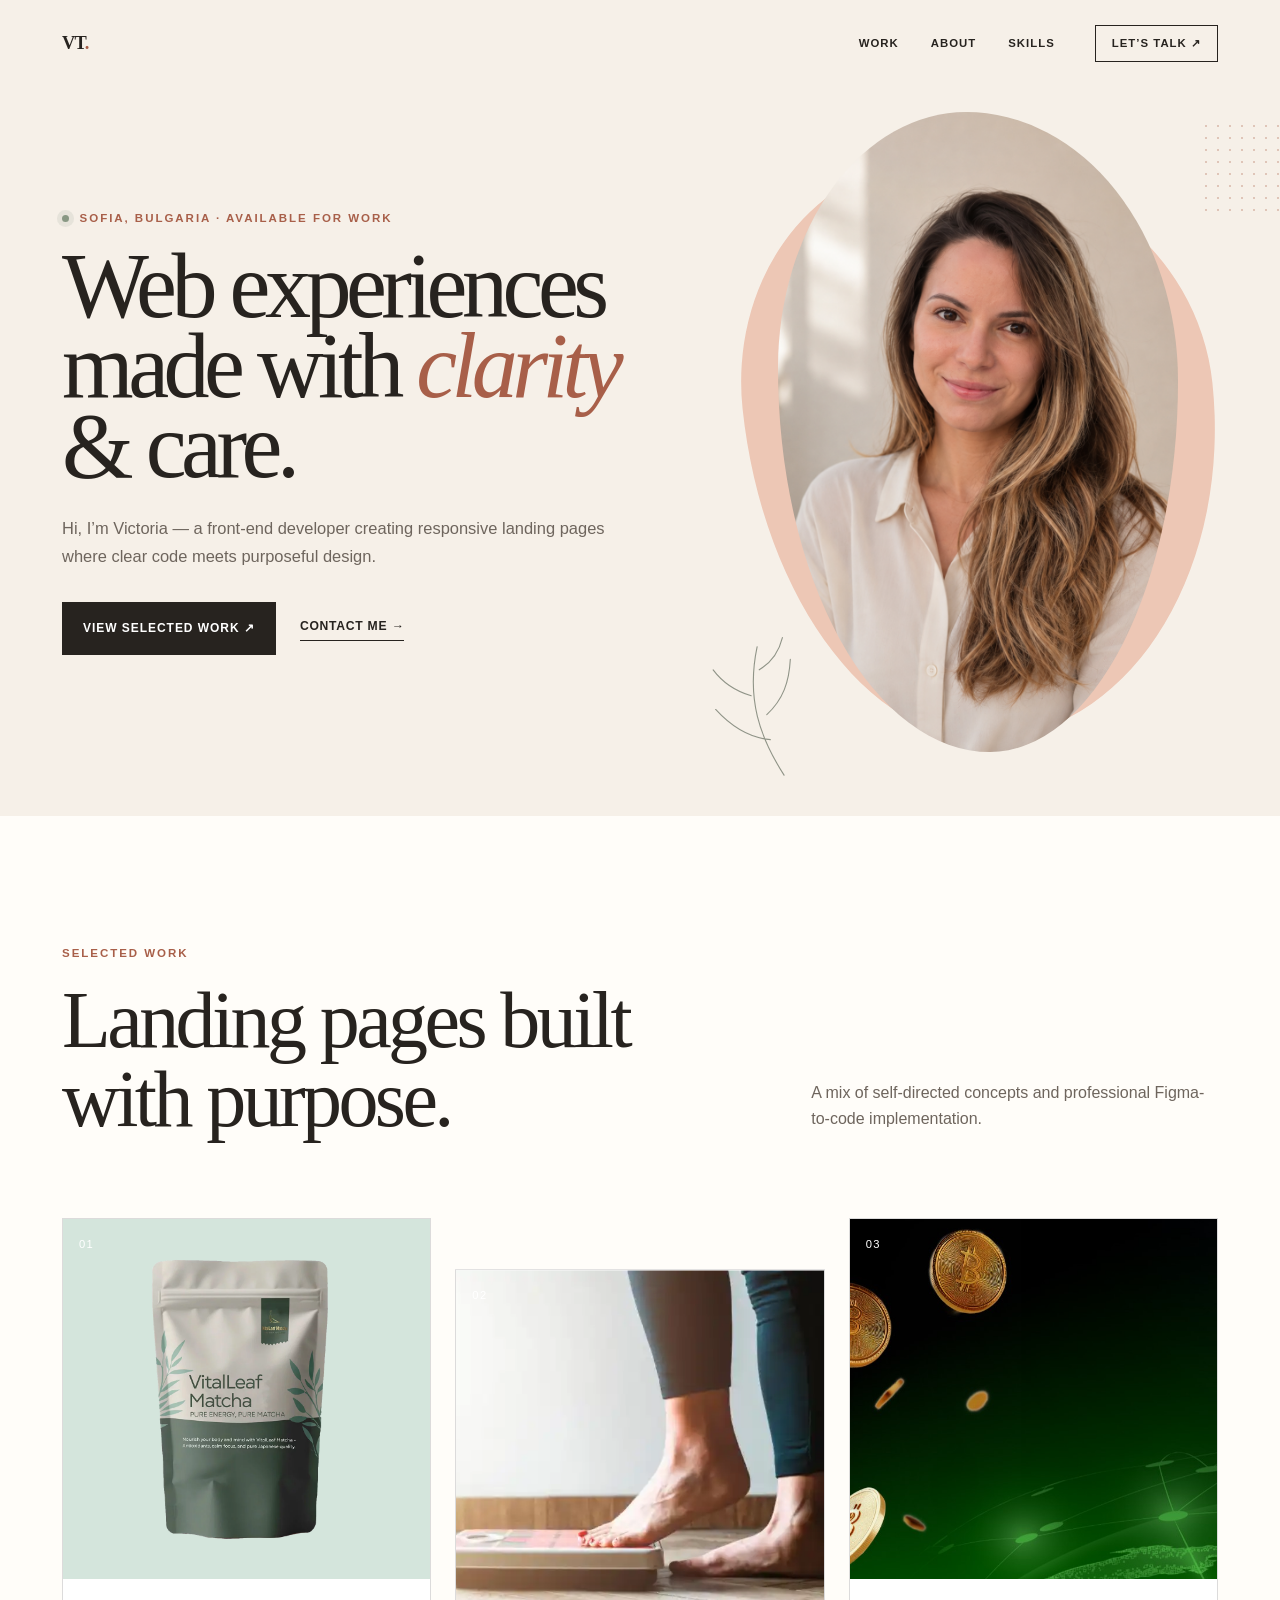
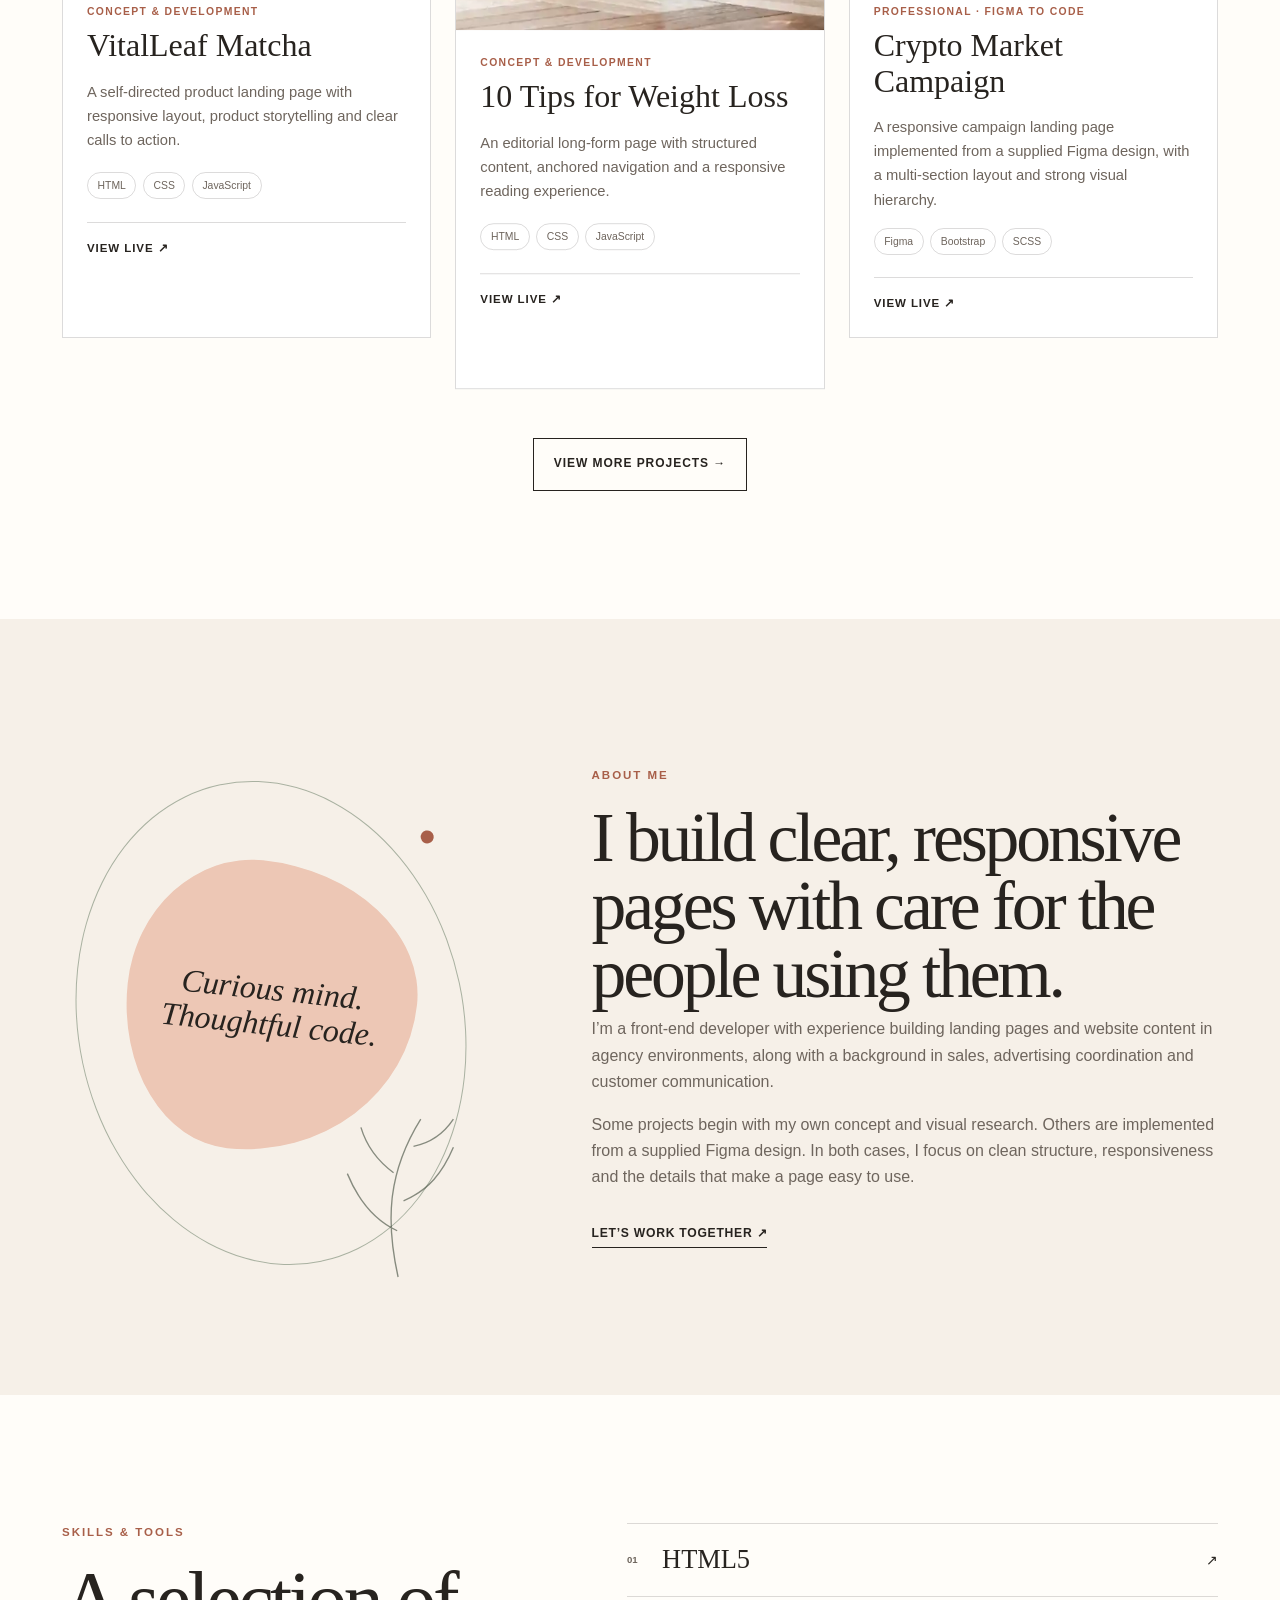
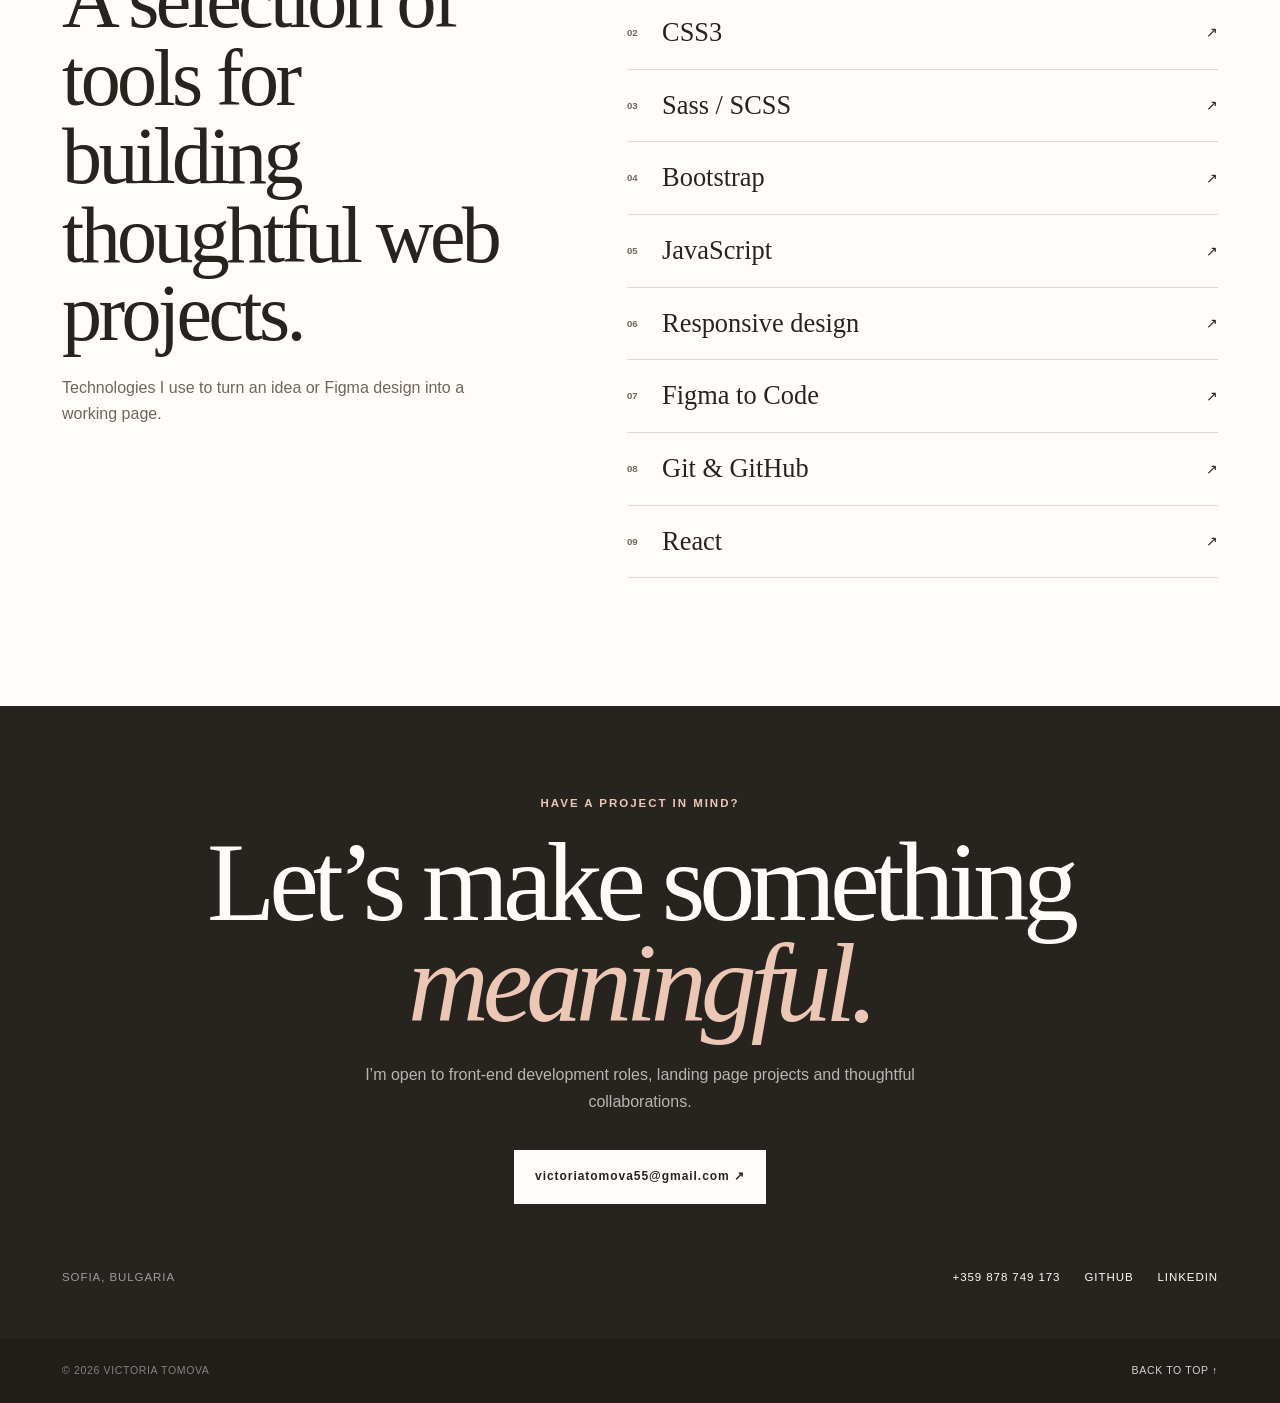
<file: index.html>
<!doctype html>
<html lang="en">

<head>
  <meta charset="UTF-8" />
  <meta name="viewport" content="width=device-width, initial-scale=1.0" />
  <meta name="description"
    content="Portfolio of Victoria Tomova, a front-end developer creating responsive websites and thoughtful digital experiences." />
  <title>Victoria Tomova - Front-End Developer</title>
  <link rel="icon" type="image/svg+xml" href="images/favicon.svg">
  <link href="https://cdn.jsdelivr.net/npm/bootstrap@5.3.8/dist/css/bootstrap.min.css" rel="stylesheet" />
  <link rel="stylesheet" href="css/style.css" />
  <script src="js/index.js" defer></script>
</head>

<body>
  <header class="site-header">
    <div class="container header-inner">
      <a class="brand" href="#top" aria-label="Victoria Tomova — home">VT<span>.</span></a>
      <button class="menu-toggle" type="button" aria-label="Toggle navigation" aria-expanded="false"
        aria-controls="main-navigation">
        <span></span><span></span>
      </button>
      <nav class="main-nav" id="main-navigation" aria-label="Main navigation">
        <a href="#work">Work</a><a href="#about">About</a><a href="#skills">Skills</a><a class="nav-cta"
          href="#contact">Let’s talk ↗</a>
      </nav>
    </div>
  </header>

  <main id="top">
    <section class="hero">
      <div class="dots dots-one" aria-hidden="true"></div>
      <div class="container hero-grid">
        <div class="hero-copy">
          <p class="eyebrow">
            <span></span>Sofia, Bulgaria · Available for work
          </p>
          <h1>Web experiences made with <em>clarity</em> &amp; care.</h1>
          <p class="hero-text">
            Hi, I’m Victoria — a front-end developer creating responsive landing
            pages where clear code meets purposeful design.
          </p>
          <div class="hero-actions">
            <a class="button button-dark" href="#work">View selected work ↗</a><a class="text-button"
              href="#contact">Contact me →</a>
          </div>
        </div>
        <div class="portrait-area">
          <div class="portrait-blob" aria-hidden="true"></div>
          <div class="portrait">
            <img src="images/victoria-tomova.png" alt="Victoria Tomova, web developer" />
          </div>
          <svg class="leaf" viewBox="0 0 150 200" aria-hidden="true">
            <path
              d="M74 193C61 134 61 80 99 19M73 142C47 130 30 108 18 79M80 109c28-12 43-31 55-59M69 78C50 64 39 48 33 28M91 49c20-4 34-15 44-30">
            </path>
          </svg>
        </div>
      </div>
    </section>

    <section class="section projects" id="work">
      <div class="container">
        <div class="section-heading split-heading">
          <div>
            <p class="section-label">Selected work</p>
            <h2>Landing pages built with purpose.</h2>
          </div>
          <p>
            A mix of self-directed concepts and professional Figma-to-code
            implementation.
          </p>
        </div>

        <div class="featured-grid">
          <article class="project-card">
            <a class="project-image project-image-matcha"
              href="https://vtomovaa.github.io/VitalLeaf-Matcha-Uthin-cover/" target="_blank" rel="noreferrer"><img
                src="images/vitalleaf.webp" alt="VitalLeaf Matcha landing page product hero" /><span>01</span></a>
            <div class="project-content">
              <p class="project-type">Concept &amp; Development</p>
              <h3>VitalLeaf Matcha</h3>
              <p>
                A self-directed product landing page with responsive layout,
                product storytelling and clear calls to action.
              </p>
              <ul>
                <li>HTML</li>
                <li>CSS</li>
                <li>JavaScript</li>
              </ul>
              <a class="project-link" href="https://vtomovaa.github.io/VitalLeaf-Matcha-Uthin-cover/" target="_blank"
                rel="noreferrer">View live ↗</a>
            </div>
          </article>

          <article class="project-card">
            <a class="project-image project-image-editorial" href="https://vtomovaa.github.io/10-tips-for-weight-loss/"
              target="_blank" rel="noreferrer"><img src="images/weight-loss.webp"
                alt="10 Tips for Weight Loss editorial landing page" /><span>02</span></a>
            <div class="project-content">
              <p class="project-type">Concept &amp; Development</p>
              <h3>10 Tips for Weight Loss</h3>
              <p>
                An editorial long-form page with structured content, anchored
                navigation and a responsive reading experience.
              </p>
              <ul>
                <li>HTML</li>
                <li>CSS</li>
                <li>JavaScript</li>
              </ul>
              <a class="project-link" href="https://vtomovaa.github.io/10-tips-for-weight-loss/" target="_blank"
                rel="noreferrer">View live ↗</a>
            </div>
          </article>

          <article class="project-card">
            <a class="project-image project-image-figma" href="https://vtomovaa.github.io/work/2690052628/"
              target="_blank" rel="noreferrer"><img src="images/crypto-market.jpg"
                alt="Crypto market campaign implemented from Figma" /><span>03</span></a>
            <div class="project-content">
              <p class="project-type">Professional · Figma to Code</p>

              <h3>Crypto Market Campaign</h3>

              <p>
                A responsive campaign landing page implemented from a supplied
                Figma design, with a multi-section layout and strong visual hierarchy.
              </p>

              <ul>
                <li>Figma</li>
                <li>Bootstrap</li>
                <li>SCSS</li>
              </ul>
              <a class="project-link" href="https://vtomovaa.github.io/work/2690052628/" target="_blank"
                rel="noreferrer">View live ↗</a>
            </div>
          </article>
        </div>

        <div class="more-projects-action">
          <a class="button button-outline" href="projects.html">View more projects →</a>
        </div>
      </div>
    </section>

    <section class="section about" id="about">
      <div class="container about-grid">
        <div class="about-art" aria-hidden="true">
          <span class="orbit"></span><span class="about-message">Curious mind.<br />Thoughtful code.</span><svg
            class="about-leaf" viewBox="0 0 150 200">
            <path
              d="M74 193C61 134 61 80 99 19M73 142C47 130 30 108 18 79M80 109c28-12 43-31 55-59M69 78C50 64 39 48 33 28M91 49c20-4 34-15 44-30">
            </path>
          </svg>
        </div>
        <div class="about-copy">
          <p class="section-label">About me</p>
          <h2 class="mb-2">
            I build clear, responsive pages with care for the people using
            them.
          </h2>
          <p>
            I’m a front-end developer with experience building landing pages and
            website content in agency environments, along with a background in
            sales, advertising coordination and customer communication.
          </p>
          <p>
            Some projects begin with my own concept and visual research.
            Others are implemented from a supplied Figma design. In both
            cases, I focus on clean structure, responsiveness and the details
            that make a page easy to use.
          </p>
          <a class="inline-link" href="#contact">Let’s work together ↗</a>
        </div>
      </div>
    </section>

    <section class="section skills" id="skills">
      <div class="container skills-grid">
        <div class="section-heading">
          <p class="section-label">Skills &amp; tools</p>
          <h2>A selection of tools for building thoughtful web projects.</h2>
          <p>
            Technologies I use to turn an idea or Figma design into a working
            page.
          </p>
        </div>
        <ol class="skills-list">
          <li><span>01</span>HTML5<i>↗</i></li>
          <li><span>02</span>CSS3<i>↗</i></li>
          <li><span>03</span>Sass / SCSS<i>↗</i></li>
          <li><span>04</span>Bootstrap<i>↗</i></li>
          <li><span>05</span>JavaScript<i>↗</i></li>
          <li><span>06</span>Responsive design<i>↗</i></li>
          <li><span>07</span>Figma to Code<i>↗</i></li>
          <li><span>08</span>Git &amp; GitHub<i>↗</i></li>
          <li><span>09</span>React<i>↗</i> </li>
        </ol>
      </div>
    </section>

    <section class="contact" id="contact">
      <div class="container contact-inner">
        <p class="section-label">Have a project in mind?</p>
        <h2>Let’s make something <em>meaningful.</em></h2>
        <p>
          I’m open to front-end development roles, landing page projects and thoughtful collaborations.
        </p>
        <a class="button button-light" href="mailto:victoriatomova55@gmail.com">victoriatomova55@gmail.com ↗</a>
        <div class="contact-meta">
          <span>Sofia, Bulgaria</span>
          <div>
            <a href="tel:+359878749173">+359 878 749 173</a><a href="https://github.com/vtomovaa" target="_blank"
              rel="noreferrer">GitHub</a><a href="https://www.linkedin.com/in/victoria-tomova-4a345026a" target="_blank"
              rel="noreferrer">LinkedIn</a>
          </div>
        </div>
      </div>
    </section>
  </main>

  <footer>
    <div class="container footer-inner">
      <span>© <span id="year"></span> Victoria Tomova</span><a href="#top">Back to top ↑</a>
    </div>
  </footer>
</body>

</html>
</file>
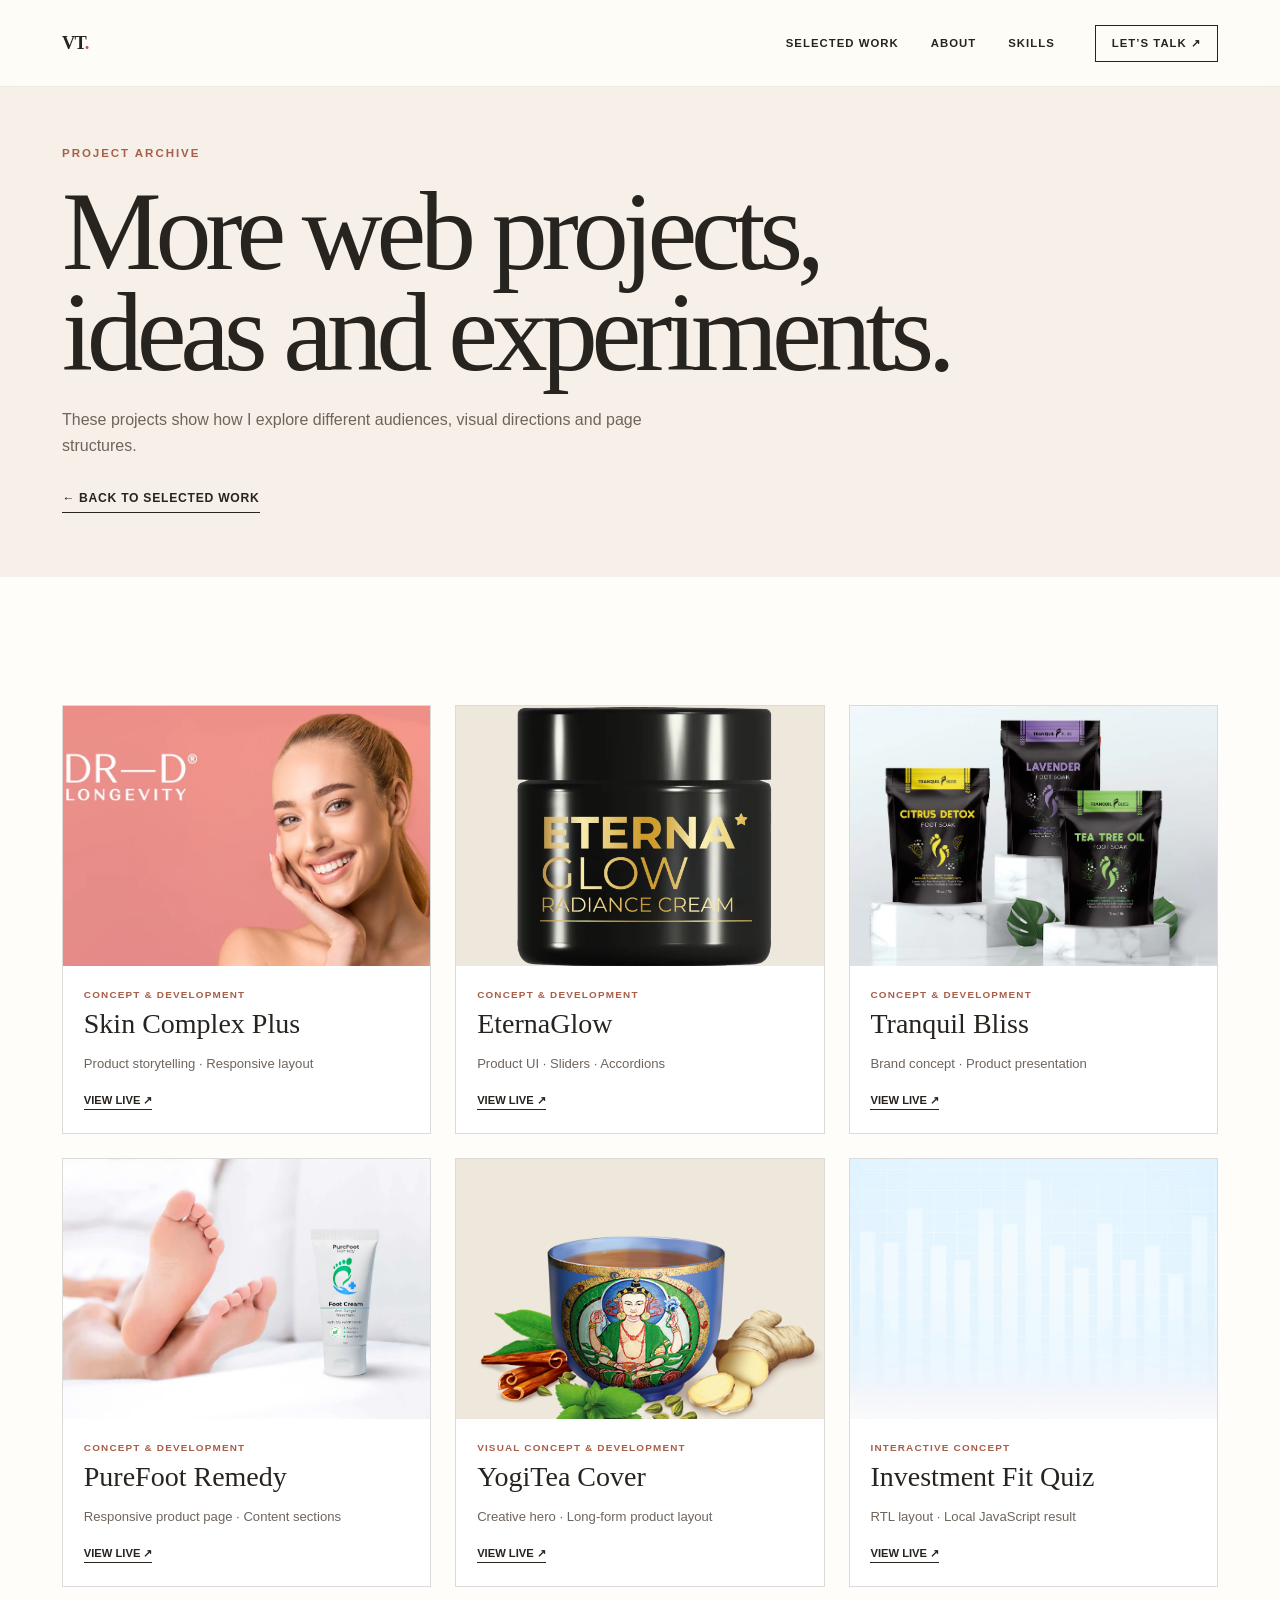
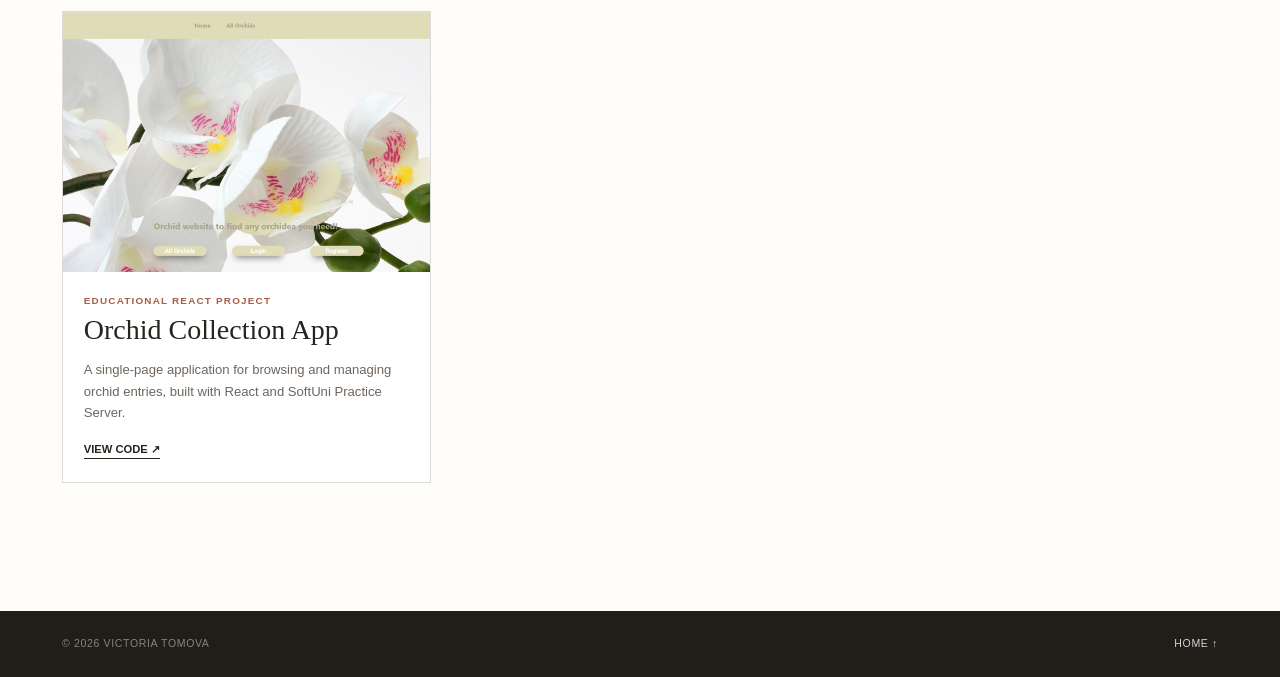
<file: projects.html>
<!doctype html>
<html lang="en">

<head>
  <meta charset="UTF-8">
  <meta name="viewport" content="width=device-width, initial-scale=1.0">
  <meta name="description" content="More web projects by Victoria Tomova.">
  <title>Projects — Victoria Tomova</title>
  <link rel="icon" type="image/svg+xml" href="images/favicon.svg">
  <link href="https://cdn.jsdelivr.net/npm/bootstrap@5.3.8/dist/css/bootstrap.min.css" rel="stylesheet">
  <link rel="stylesheet" href="css/style.css">
  <script src="js/index.js" defer></script>
</head>

<body class="projects-page">
  <header class="site-header site-header-light">
    <div class="container header-inner">
      <a class="brand" href="index.html" aria-label="Victoria Tomova — home">VT<span>.</span></a>
      <button class="menu-toggle" type="button" aria-label="Toggle navigation" aria-expanded="false"
        aria-controls="main-navigation"><span></span><span></span></button>
      <nav class="main-nav" id="main-navigation" aria-label="Main navigation"><a href="index.html#work">Selected
          work</a><a href="index.html#about">About</a><a href="index.html#skills">Skills</a><a class="nav-cta"
          href="index.html#contact">Let’s talk ↗</a></nav>
    </div>
  </header>

  <main>
    <section class="projects-hero">
      <div class="container">
        <p class="section-label">Project archive</p>
        <h1>More web projects, ideas and experiments.</h1>
        <p>These projects show how I explore different audiences, visual directions and page structures.</p><a
          class="inline-link" href="index.html#work">← Back to selected work</a>
      </div>
    </section>

    <section class="project-archive section">
      <div class="container archive-grid">

        <article class="archive-card"><a href="https://vtomovaa.github.io/Skin-Complex-Plus/" target="_blank"
            rel="noreferrer"><img src="images/skin-complex.webp" alt="Skin Complex Plus landing page"></a>
          <div>
            <p>Concept &amp; Development</p>
            <h2>Skin Complex Plus</h2><span>Product storytelling · Responsive layout</span><a
              href="https://vtomovaa.github.io/Skin-Complex-Plus/" target="_blank" rel="noreferrer">View live ↗</a>
          </div>
        </article>
        <article class="archive-card"><a href="https://vtomovaa.github.io/ayra-cover/" target="_blank"
            rel="noreferrer"><img src="images/eterna-glow.webp" alt="EternaGlow product landing page"></a>
          <div>
            <p>Concept &amp; Development</p>
            <h2>EternaGlow</h2><span>Product UI · Sliders · Accordions</span><a
              href="https://vtomovaa.github.io/ayra-cover/" target="_blank" rel="noreferrer">View live ↗</a>
          </div>
        </article>
        <article class="archive-card"><a href="https://vtomovaa.github.io/Tranquil-Bliss/" target="_blank"
            rel="noreferrer"><img src="images/tranquil-bliss.webp" alt="Tranquil Bliss landing page"></a>
          <div>
            <p>Concept &amp; Development</p>
            <h2>Tranquil Bliss</h2><span>Brand concept · Product presentation</span><a
              href="https://vtomovaa.github.io/Tranquil-Bliss/" target="_blank" rel="noreferrer">View live ↗</a>
          </div>
        </article>
        <article class="archive-card"><a href="https://vtomovaa.github.io/purefoot-remedy-cover/" target="_blank"
            rel="noreferrer"><img src="images/purefoot.webp" alt="PureFoot Remedy landing page"></a>
          <div>
            <p>Concept &amp; Development</p>
            <h2>PureFoot Remedy</h2><span>Responsive product page · Content sections</span><a
              href="https://vtomovaa.github.io/purefoot-remedy-cover/" target="_blank" rel="noreferrer">View live ↗</a>
          </div>
        </article>
        <article class="archive-card"><a href="https://vtomovaa.github.io/yogitea-cover/" target="_blank"
            rel="noreferrer"><img src="images/yogi-tea.jpg" alt="YogiTea visual concept"></a>
          <div>
            <p>Visual Concept &amp; Development</p>
            <h2>YogiTea Cover</h2><span>Creative hero · Long-form product layout</span><a
              href="https://vtomovaa.github.io/yogitea-cover/" target="_blank" rel="noreferrer">View live ↗</a>
          </div>
        </article>
        <article class="archive-card"><a href="https://vtomovaa.github.io/work/5017874931/" target="_blank"
            rel="noreferrer"><img src="images/investment-quiz.webp" alt="Investment fit quiz interface"></a>
          <div>
            <p>Interactive Concept</p>
            <h2>Investment Fit Quiz</h2><span>RTL layout · Local JavaScript result</span><a
              href="https://vtomovaa.github.io/work/5017874931/" target="_blank" rel="noreferrer">View live ↗</a>
          </div>
        </article>
        <article class="archive-card">
          <a class="archive-image-orchid" href="https://github.com/vtomovaa/MyProjectForReact" target="_blank"
            rel="noreferrer">
            <img src="images/orchid-app.png" alt="Home page of the Orchid Collection React application">
          </a>

          <div>
            <p>Educational React Project</p>
            <h2>Orchid Collection App</h2>

            <span>
              A single-page application for browsing and managing orchid entries,
              built with React and SoftUni Practice Server.
            </span>

            <a href="https://github.com/vtomovaa/MyProjectForReact" target="_blank" rel="noreferrer">
              View code ↗
            </a>
          </div>
        </article>

      </div>
    </section>
  </main>

  <footer>
    <div class="container footer-inner"><span>© <span id="year"></span> Victoria Tomova</span><a href="index.html">Home
        ↑</a></div>
  </footer>
</body>

</html>
</file>
<file: css/style.css>
* {
  box-sizing: border-box;
}

html {
  scroll-behavior: smooth;
  scroll-padding-top: 5rem;
}

body {
  margin: 0;
  overflow-x: hidden;
  background: #fffdf9;
  color: #27231f;
  font-family: Arial, Helvetica, sans-serif;
  font-size: 1rem;
  line-height: 1.65;
  -webkit-font-smoothing: antialiased;
}

img {
  display: block;
  max-width: 100%;
}

a {
  color: inherit;
  text-decoration: none;
}

button {
  color: inherit;
  font: inherit;
}

a,
button {
  cursor: pointer;
}

:focus-visible {
  outline: 2px solid #a85f49;
  outline-offset: 4px;
}

.container {
  width: min(100% - 2rem, 1180px);
  max-width: 1180px;
  margin-inline: auto;
}

.section {
  padding: 5rem 0;
}

.section-label,
.eyebrow {
  margin: 0 0 1.15rem;
  color: #a85f49;
  font-size: 0.72rem;
  font-weight: 700;
  letter-spacing: 0.17em;
  text-transform: uppercase;
}

.section-heading h2,
.about-copy h2 {
  margin: 0;
  font: 400 clamp(2.45rem, 7vw, 5rem)/0.98 Georgia, "Times New Roman", serif;
  letter-spacing: -0.045em;
}

.section-heading > p:last-child {
  max-width: 470px;
  margin: 1.4rem 0 0;
  color: #6e655d;
}

.button {
  display: inline-flex;
  min-height: 3.35rem;
  align-items: center;
  justify-content: center;
  padding: 0.8rem 1.25rem;
  border: 1px solid transparent;
  font-size: 0.75rem;
  font-weight: 700;
  letter-spacing: 0.08em;
  text-transform: uppercase;
  transition: transform 0.25s, background 0.25s, color 0.25s;
}
.button:hover {
  transform: translateY(-3px);
}

.button-dark {
  background: #27231f;
  color: white;
}

.button-outline {
  border-color: #27231f;
  background: transparent;
}

.button-light {
  background: #fffdf9;
  color: #27231f;
  text-transform: none;
}

.inline-link,
.text-button {
  display: inline-flex;
  width: -moz-fit-content;
  width: fit-content;
  border-bottom: 1px solid currentColor;
  padding-bottom: 0.25rem;
  font-size: 0.76rem;
  font-weight: 700;
  letter-spacing: 0.06em;
  text-transform: uppercase;
}

.site-header {
  position: fixed;
  z-index: 30;
  top: 0;
  width: 100%;
  border-bottom: 1px solid transparent;
  transition: background 0.25s, border-color 0.25s;
}
.site-header.is-scrolled, .site-header.site-header-light {
  border-color: rgba(39, 35, 31, 0.08);
  background: rgba(255, 253, 249, 0.9);
  backdrop-filter: blur(12px);
}

.header-inner {
  display: flex;
  min-height: 4.5rem;
  align-items: center;
  justify-content: space-between;
}

.brand {
  position: relative;
  z-index: 32;
  font: 700 1.15rem/1 Georgia, "Times New Roman", serif;
  letter-spacing: -0.04em;
}

.brand span {
  color: #a85f49;
}

.menu-toggle {
  position: relative;
  z-index: 32;
  width: 2.8rem;
  height: 2.8rem;
  border: 0;
  background: transparent;
}
.menu-toggle span {
  position: absolute;
  left: 0.55rem;
  width: 1.7rem;
  height: 1px;
  background: #27231f;
  transition: top 0.25s, transform 0.25s;
}
.menu-toggle span:first-child {
  top: 1rem;
}
.menu-toggle span:last-child {
  top: 1.65rem;
}
.menu-toggle.is-open span:first-child {
  top: 1.35rem;
  transform: rotate(45deg);
}
.menu-toggle.is-open span:last-child {
  top: 1.35rem;
  transform: rotate(-45deg);
}

.main-nav {
  position: fixed;
  inset: 0;
  display: flex;
  visibility: hidden;
  flex-direction: column;
  justify-content: center;
  gap: 1.2rem;
  padding: 5rem 2rem;
  background: #f6f0e8;
  opacity: 0;
  transition: opacity 0.25s, visibility 0.25s;
}
.main-nav.is-open {
  visibility: visible;
  opacity: 1;
}
.main-nav a {
  font: 400 2.35rem/1.2 Georgia, "Times New Roman", serif;
}
.main-nav .nav-cta {
  width: -moz-fit-content;
  width: fit-content;
  margin-top: 1rem;
  border-bottom: 1px solid #27231f;
}

.hero {
  position: relative;
  min-height: 100svh;
  overflow: hidden;
  padding: 7rem 0 3.5rem;
  background: #f6f0e8;
}

.hero-grid {
  display: grid;
  gap: 3rem;
}

.hero-grid > * {
  min-width: 0;
}

.hero-copy {
  position: relative;
  z-index: 2;
}

.eyebrow {
  display: flex;
  align-items: center;
  gap: 0.65rem;
}

.eyebrow span {
  width: 0.45rem;
  height: 0.45rem;
  border-radius: 50%;
  background: #899884;
  box-shadow: 0 0 0 5px rgba(137, 152, 132, 0.14);
}

.hero h1 {
  max-width: 690px;
  margin: 0;
  font: 400 clamp(3.15rem, 13vw, 6.9rem)/0.87 Georgia, "Times New Roman", serif;
  letter-spacing: -0.06em;
}
.hero h1 em {
  color: #a85f49;
  font-weight: 400;
}

.hero-text {
  max-width: 570px;
  margin: 1.8rem 0 0;
  color: #6e655d;
  font-size: 1.03rem;
}

.hero-actions {
  display: flex;
  flex-wrap: wrap;
  align-items: center;
  gap: 1.5rem;
  margin-top: 2rem;
}

.portrait-area {
  position: relative;
  min-height: clamp(360px, 120vw, 460px);
}

.portrait-blob {
  position: absolute;
  inset: 7% 0 2% 5%;
  border-radius: 42% 58% 53% 47%/39% 43% 57% 61%;
  background: #edc7b5;
  transform: rotate(-6deg);
}

.portrait {
  position: absolute;
  inset: 0 8% 0 11%;
  overflow: hidden;
  border-radius: 47% 53% 47% 53%/40% 42% 58% 60%;
}

.portrait img {
  width: 100%;
  height: 100%;
  -o-object-fit: cover;
     object-fit: cover;
  -o-object-position: 50% 32%;
     object-position: 50% 32%;
}

.leaf {
  position: absolute;
  bottom: -2rem;
  left: -1.2rem;
  width: 7rem;
  fill: none;
  stroke: rgba(61, 73, 57, 0.55);
  stroke-width: 1.5;
  stroke-linecap: round;
  transform: rotate(-20deg);
}

.dots {
  position: absolute;
  width: 7rem;
  height: 6rem;
  background-image: radial-gradient(circle, #a85f49 1.25px, transparent 1.4px);
  background-size: 12px 12px;
  opacity: 0.3;
}

.dots-one {
  top: 7.5rem;
  right: -2rem;
}

.projects {
  background: #fffdf9;
}

.featured-grid {
  display: grid;
  gap: 1.5rem;
  margin-top: 3.5rem;
}

.project-card {
  overflow: hidden;
  border: 1px solid rgba(39, 35, 31, 0.16);
  background: white;
  transition: transform 0.3s, box-shadow 0.3s;
}

.project-card:hover {
  transform: translateY(-6px);
  box-shadow: 0 22px 60px rgba(39, 35, 31, 0.1);
}

.project-image {
  position: relative;
  display: block;
  height: 310px;
  overflow: hidden;
  background: #dce4d9;
}

.project-image img {
  width: 100%;
  height: 100%;
  -o-object-fit: cover;
     object-fit: cover;
  transition: transform 0.4s;
}

.project-image span {
  position: absolute;
  top: 1rem;
  left: 1rem;
  z-index: 2;
  color: white;
  font-size: 0.7rem;
  letter-spacing: 0.12em;
}

.project-card:hover .project-image img {
  transform: scale(1.035);
}

.project-image-matcha img {
  -o-object-fit: contain;
     object-fit: contain;
  padding: 1.5rem;
  background: #d4e5dc;
}

.project-image-figma img {
  -o-object-position: center;
     object-position: center;
}

.project-content {
  padding: 1.5rem;
}

.project-type {
  margin: 0 0 0.5rem;
  color: #a85f49;
  font-size: 0.65rem;
  font-weight: 700;
  letter-spacing: 0.13em;
  text-transform: uppercase;
}

.project-content h3 {
  margin: 0;
  font: 400 2rem/1.1 Georgia, "Times New Roman", serif;
}

.project-content > p:not(.project-type) {
  min-height: 4.8rem;
  margin: 1rem 0;
  color: #6e655d;
  font-size: 0.92rem;
}

.project-content ul {
  display: flex;
  flex-wrap: wrap;
  gap: 0.4rem;
  margin: 0 0 1.4rem;
  padding: 0;
  list-style: none;
}

.project-content li {
  border: 1px solid rgba(39, 35, 31, 0.16);
  border-radius: 2rem;
  padding: 0.25rem 0.6rem;
  color: #6e655d;
  font-size: 0.65rem;
}

.project-link {
  display: flex;
  justify-content: space-between;
  border-top: 1px solid rgba(39, 35, 31, 0.16);
  padding-top: 1rem;
  font-size: 0.72rem;
  font-weight: 700;
  letter-spacing: 0.08em;
  text-transform: uppercase;
}

.more-projects-action {
  margin-top: 3rem;
  text-align: center;
}

.about {
  background: #f6f0e8;
}

.about-grid {
  display: grid;
  gap: 4rem;
}

.about-art {
  position: relative;
  min-height: 390px;
}

.orbit {
  position: absolute;
  inset: 2rem 1rem 0;
  border: 1px solid rgba(137, 152, 132, 0.7);
  border-radius: 50%;
  transform: rotate(-12deg);
}

.orbit::after {
  position: absolute;
  top: 18%;
  right: -0.4rem;
  width: 0.8rem;
  height: 0.8rem;
  border-radius: 50%;
  background: #a85f49;
  content: "";
}

.about-message {
  position: absolute;
  top: 50%;
  left: 50%;
  display: grid;
  width: 72%;
  max-width: 290px;
  aspect-ratio: 1;
  place-content: center;
  border-radius: 42% 58% 60% 40%/47% 44% 56% 53%;
  background: #edc7b5;
  font: italic 2rem/1.1 Georgia, "Times New Roman", serif;
  text-align: center;
  transform: translate(-50%, -50%) rotate(6deg);
}

.about-leaf {
  position: absolute;
  right: 3%;
  bottom: -1rem;
  width: 8.5rem;
  fill: none;
  stroke: rgba(61, 73, 57, 0.6);
  stroke-width: 1.5;
}

.about-copy h2 {
  font-size: clamp(2.5rem, 6vw, 4.35rem);
}

.about-copy > p:not(.section-label) {
  color: #6e655d;
}

.about-copy .inline-link {
  margin-top: 1rem;
}

.skills-grid {
  display: grid;
  gap: 3.5rem;
}

.skills-list {
  margin: 0;
  padding: 0;
  border-top: 1px solid rgba(39, 35, 31, 0.16);
  list-style: none;
}

.skills-list li {
  display: grid;
  grid-template-columns: 2.2rem 1fr auto;
  align-items: center;
  border-bottom: 1px solid rgba(39, 35, 31, 0.16);
  padding: 1rem 0;
  font: 400 1.35rem/1.2 Georgia, "Times New Roman", serif;
  transition: padding 0.25s, color 0.25s;
}

.skills-list li:hover {
  padding-left: 0.5rem;
  color: #a85f49;
}

.skills-list span {
  color: #6e655d;
  font: 700 0.6rem/1 Arial, Helvetica, sans-serif;
}

.skills-list i {
  font: normal 0.9rem/1 Arial, Helvetica, sans-serif;
}

.contact {
  padding: 5.5rem 0 3.2rem;
  background: #27231f;
  color: #fffdf9;
  text-align: center;
}

.contact .section-label {
  color: #edc7b5;
}

.contact h2 {
  max-width: 900px;
  margin: 0 auto;
  font: 400 clamp(3.1rem, 11vw, 7rem)/0.9 Georgia, "Times New Roman", serif;
  letter-spacing: -0.055em;
}

.contact h2 em {
  color: #edc7b5;
  font-weight: 400;
}

.contact-inner > p:nth-of-type(2) {
  max-width: 570px;
  margin: 1.8rem auto 2.2rem;
  color: rgba(255, 253, 249, 0.67);
}

.contact-meta {
  display: flex;
  flex-direction: column;
  gap: 1rem;
  margin-top: 4rem;
  color: rgba(255, 255, 255, 0.55);
  font-size: 0.72rem;
  letter-spacing: 0.08em;
  text-transform: uppercase;
}

.contact-meta div {
  display: flex;
  flex-wrap: wrap;
  justify-content: center;
  gap: 1rem 1.5rem;
}

.contact-meta a {
  color: #fffdf9;
}

footer {
  padding: 1.5rem 0;
  background: #211e1a;
  color: rgba(255, 255, 255, 0.45);
  font-size: 0.66rem;
  letter-spacing: 0.06em;
  text-transform: uppercase;
}

.footer-inner {
  display: flex;
  justify-content: space-between;
  gap: 1rem;
}

.footer-inner a {
  color: rgba(255, 255, 255, 0.8);
}

.projects-page {
  background: #fffdf9;
}

.projects-hero {
  padding: 9rem 0 4rem;
  background: #f6f0e8;
}

.projects-hero h1 {
  max-width: 900px;
  margin: 0;
  font: 400 clamp(3.2rem, 9vw, 7rem)/0.9 Georgia, "Times New Roman", serif;
  letter-spacing: -0.055em;
}

.projects-hero > .container > p:not(.section-label) {
  max-width: 590px;
  margin: 1.5rem 0;
  color: #6e655d;
}

.archive-grid {
  display: grid;
  gap: 1.5rem;
}

.archive-image-orchid img {
  -o-object-position: center top;
     object-position: center top;
}

.archive-card {
  overflow: hidden;
  border: 1px solid rgba(39, 35, 31, 0.16);
  background: white;
}

.archive-card > a:first-child {
  display: block;
  height: 260px;
  overflow: hidden;
  background: #eee7dc;
}

.archive-card img {
  width: 100%;
  height: 100%;
  -o-object-fit: cover;
     object-fit: cover;
  transition: transform 0.35s;
}

.archive-card:hover img {
  transform: scale(1.03);
}

.archive-image-tea {
  background: #43a88f;
}

.archive-image-tea img {
  -o-object-fit: contain;
     object-fit: contain;
}

.archive-card > div:last-child {
  padding: 1.3rem;
}

.archive-card p {
  margin: 0 0 0.4rem;
  color: #a85f49;
  font-size: 0.62rem;
  font-weight: 700;
  letter-spacing: 0.12em;
  text-transform: uppercase;
}

.archive-card h2 {
  margin: 0 0 0.8rem;
  font: 400 1.75rem/1.1 Georgia, "Times New Roman", serif;
}

.archive-card div > span {
  display: block;
  color: #6e655d;
  font-size: 0.82rem;
}

.archive-card div > a {
  display: inline-flex;
  margin-top: 1rem;
  border-bottom: 1px solid #27231f;
  font-size: 0.7rem;
  font-weight: 700;
  text-transform: uppercase;
}

@media (min-width: 768px) {
  .container {
    width: min(100% - 4rem, 1180px);
  }
  .section {
    padding: 8rem 0;
  }
  .header-inner {
    min-height: 5.4rem;
  }
  .menu-toggle {
    display: none;
  }
  .main-nav {
    position: static;
    display: flex;
    visibility: visible;
    flex-direction: row;
    align-items: center;
    gap: 2rem;
    padding: 0;
    background: transparent;
    opacity: 1;
  }
  .main-nav a {
    font: 700 0.71rem/1 Arial, Helvetica, sans-serif;
    letter-spacing: 0.09em;
    text-transform: uppercase;
  }
  .main-nav .nav-cta {
    margin: 0 0 0 0.5rem;
    border: 1px solid #27231f;
    padding: 0.75rem 1rem;
  }
  .split-heading {
    display: flex;
    align-items: flex-end;
    justify-content: space-between;
    gap: 3rem;
  }
  .split-heading > p:last-child {
    margin-bottom: 0.35rem;
  }
  .featured-grid {
    grid-template-columns: repeat(3, 1fr);
    margin-top: 5rem;
  }
  .project-card:nth-child(2) {
    transform: translateY(3.2rem);
  }
  .project-card:nth-child(2):hover {
    transform: translateY(calc(3.2rem - 6px));
  }
  .project-image {
    height: 360px;
  }
  .more-projects-action {
    margin-top: 6.2rem;
  }
  .contact-meta {
    flex-direction: row;
    justify-content: space-between;
  }
  .archive-grid {
    grid-template-columns: repeat(2, 1fr);
  }
}
@media (min-width: 900px) {
  .hero {
    display: flex;
    min-height: 780px;
    align-items: center;
    padding: 7rem 0 4rem;
  }
  .hero-grid {
    grid-template-columns: minmax(0, 1.05fr) minmax(300px, 0.85fr);
    align-items: center;
    gap: clamp(2rem, 4vw, 4rem);
  }
  .hero h1 {
    font-size: clamp(4.4rem, 7.2vw, 7rem);
  }
  .portrait-area {
    min-height: 640px;
  }
  .about-grid {
    grid-template-columns: 0.8fr 1.2fr;
    align-items: center;
    gap: 7rem;
  }
  .about-art {
    min-height: 520px;
  }
  .skills-grid {
    grid-template-columns: 0.85fr 1.15fr;
    gap: 8rem;
  }
  .skills-list li {
    padding: 1.25rem 0;
    font-size: 1.65rem;
  }
  .archive-grid {
    grid-template-columns: repeat(3, 1fr);
  }
}
@media (prefers-reduced-motion: reduce) {
  *,
  *::before,
  *::after {
    scroll-behavior: auto !important;
    transition-duration: 0.01ms !important;
  }
}
</file>
